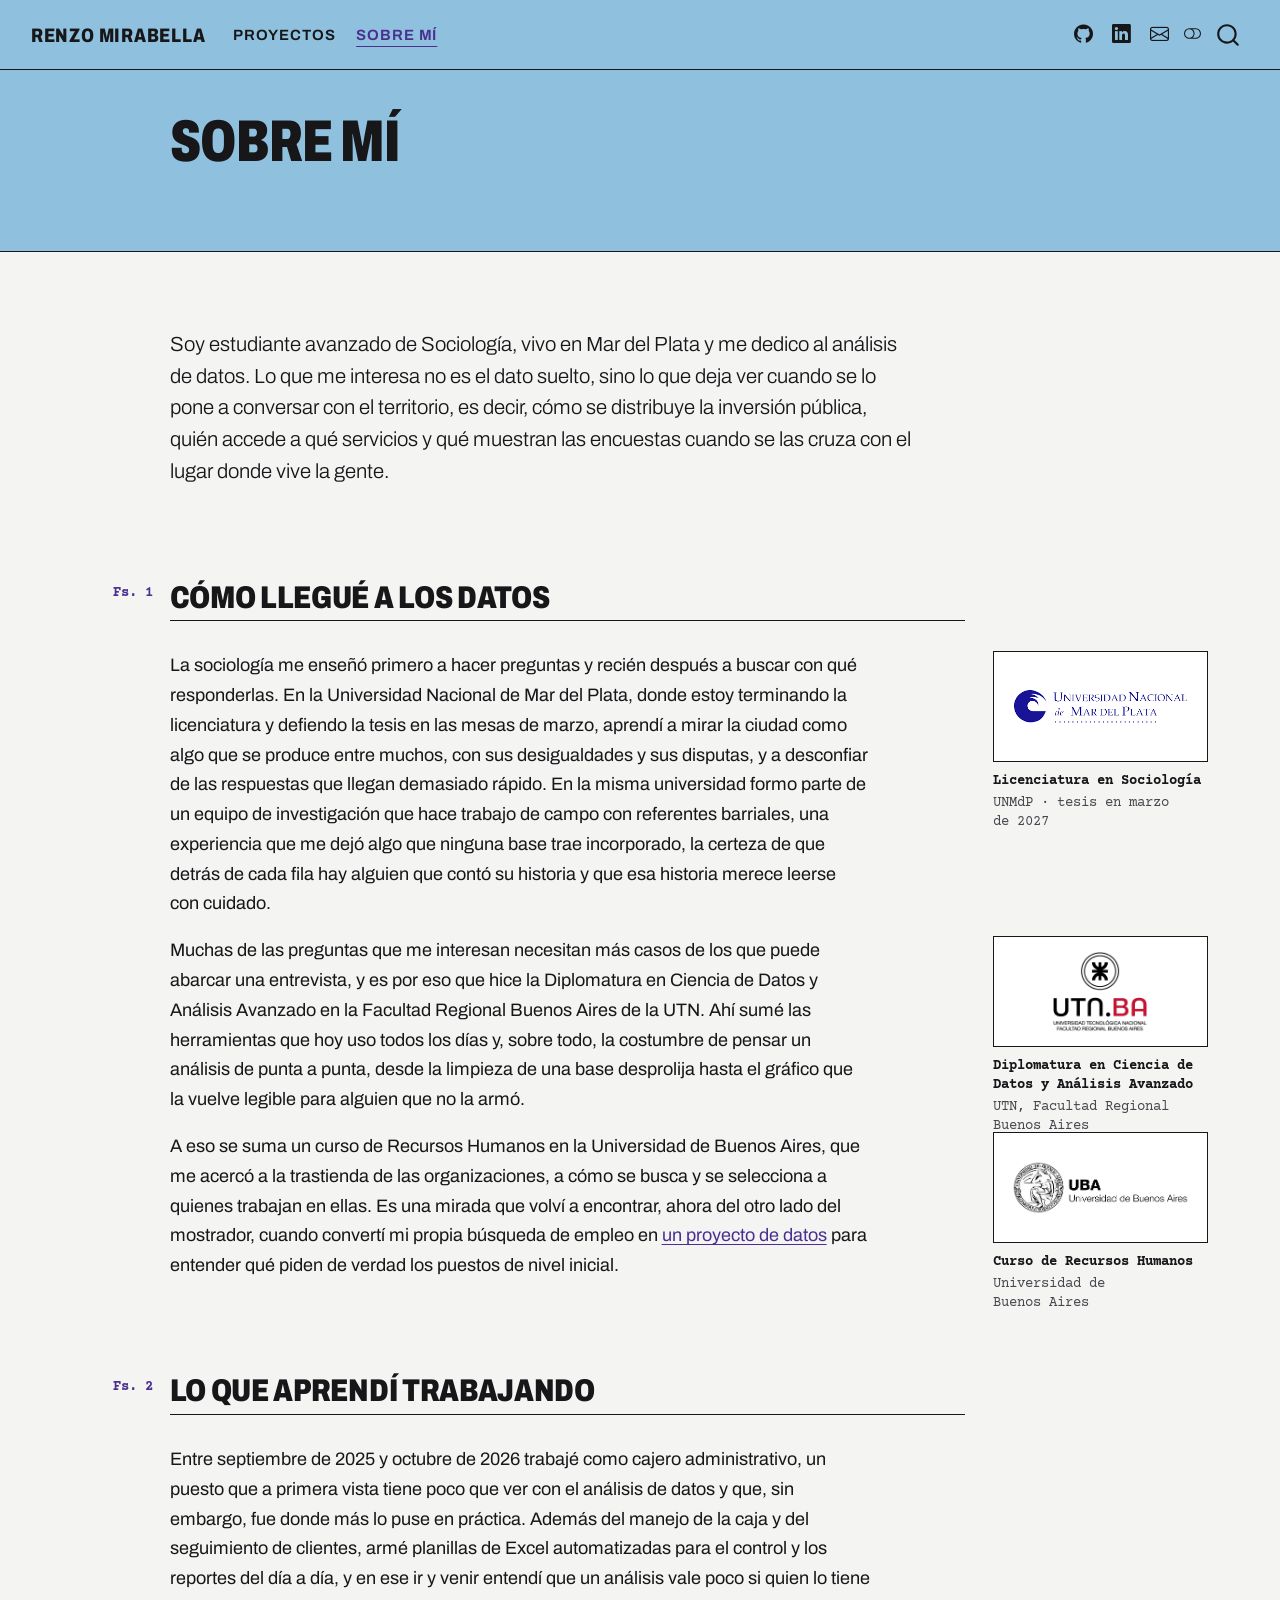
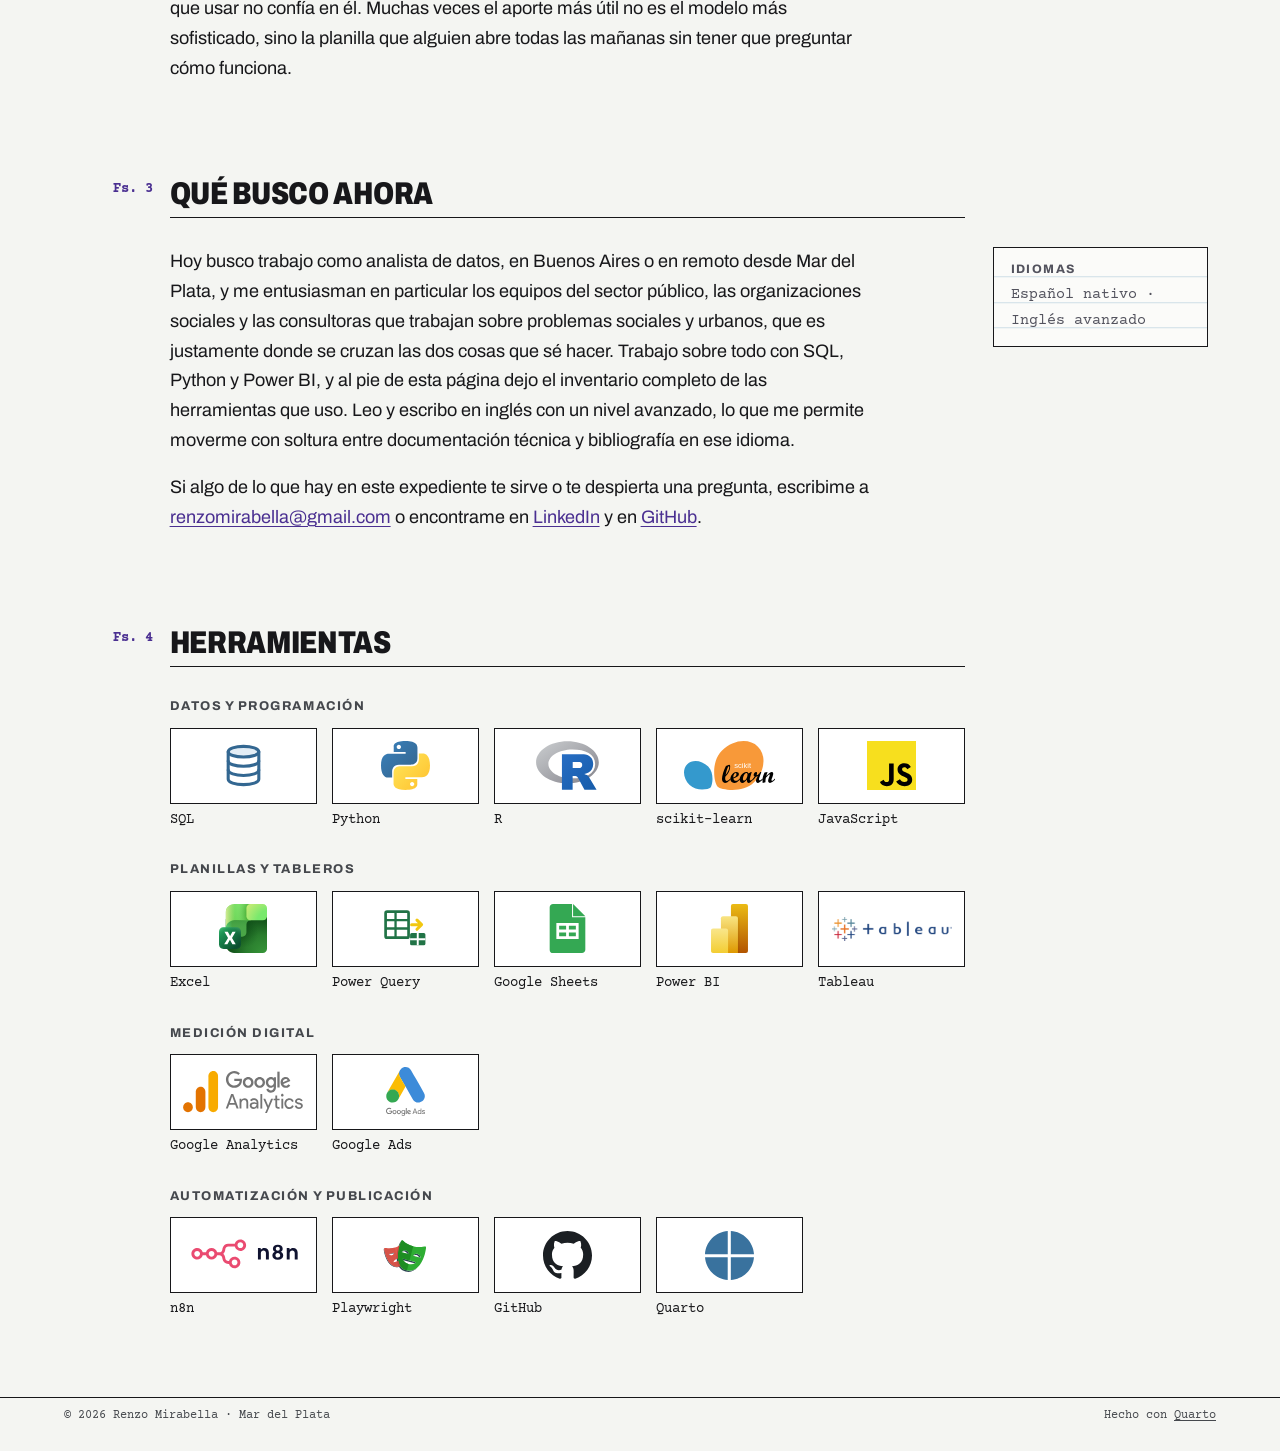
<file: sobre-mi.html>
<!DOCTYPE html>
<html xmlns="http://www.w3.org/1999/xhtml" lang="es" xml:lang="es"><head>

<meta charset="utf-8">
<meta name="generator" content="quarto-1.11.9">

<meta name="viewport" content="width=device-width, initial-scale=1.0, user-scalable=yes">


<title>Sobre mí – Renzo Mirabella</title>
<style>
/* Default styles provided by pandoc.
** See https://pandoc.org/MANUAL.html#variables-for-html for config info.
*/
span.smallcaps{font-variant: small-caps;}
div.columns{display: flex; gap: 1.5em;}
div.column{flex: auto;}
@media screen {
div.columns{gap: min(4vw, 1.5em);}
div.column{overflow-x: auto;}
}
div.hanging-indent{margin-left: 1.5em; text-indent: -1.5em;}
ul.task-list{list-style: none;}
ul.task-list li input[type="checkbox"] {
  width: 0.8em;
  margin: 0 0.8em 0.2em -1em; /* quarto-specific, see https://github.com/quarto-dev/quarto-cli/issues/4556 */ 
  vertical-align: middle;
}
</style>


<script src="site_libs/quarto-nav/quarto-nav.js"></script>
<script src="site_libs/quarto-nav/headroom.min.js"></script>
<script src="site_libs/clipboard/clipboard.min.js"></script>
<script src="site_libs/quarto-search/autocomplete.umd.js"></script>
<script src="site_libs/quarto-search/fuse.min.js"></script>
<script src="site_libs/quarto-search/quarto-search.js"></script>
<meta name="quarto:offset" content="./">
<script src="site_libs/quarto-html/quarto.js" type="module"></script>
<script src="site_libs/quarto-html/tabsets/tabsets.js" type="module"></script>
<script src="site_libs/quarto-html/scrollable-regions/scrollable-regions.js" type="module"></script>
<script src="site_libs/quarto-html/popper.min.js"></script>
<script src="site_libs/quarto-html/tippy.umd.min.js"></script>
<script src="site_libs/quarto-html/anchor.min.js"></script>
<link href="site_libs/quarto-html/tippy.css" rel="stylesheet">
<link href="site_libs/quarto-html/quarto-syntax-highlighting-2da0905f50004d1fc36047525c1a7764.css" rel="stylesheet" class="quarto-color-scheme" id="quarto-text-highlighting-styles">
<link href="site_libs/quarto-html/quarto-syntax-highlighting-dark-d430bdb7c9432eb28935265827f3cb17.css" rel="stylesheet" class="quarto-color-scheme quarto-color-alternate" id="quarto-text-highlighting-styles">
<link href="site_libs/quarto-html/quarto-syntax-highlighting-2da0905f50004d1fc36047525c1a7764.css" rel="stylesheet" class="quarto-color-scheme-extra" id="quarto-text-highlighting-styles">
<script src="site_libs/bootstrap/bootstrap.min.js"></script>
<link href="site_libs/bootstrap/bootstrap-icons.css" rel="stylesheet">
<link href="site_libs/bootstrap/bootstrap-1f6ff93042b495e3128a2f885dc4e814.min.css" rel="stylesheet" append-hash="true" class="quarto-color-scheme" id="quarto-bootstrap" data-mode="light">
<link href="site_libs/bootstrap/bootstrap-dark-b917a930c3eb8e69bdec6515517cbabc.min.css" rel="stylesheet" append-hash="true" class="quarto-color-scheme quarto-color-alternate" id="quarto-bootstrap" data-mode="dark">
<link href="site_libs/bootstrap/bootstrap-1f6ff93042b495e3128a2f885dc4e814.min.css" rel="stylesheet" append-hash="true" class="quarto-color-scheme-extra" id="quarto-bootstrap" data-mode="light">
<script id="quarto-search-options" type="application/json">{
  "location": "navbar",
  "copy-button": false,
  "collapse-after": 3,
  "panel-placement": "end",
  "type": "overlay",
  "limit": 50,
  "keyboard-shortcut": [
    "f",
    "/",
    "s"
  ],
  "show-item-context": false,
  "language": {
    "search-no-results-text": "No se han encontrado resultados",
    "search-matching-documents-text": "documentos encontrados",
    "search-copy-link-title": "Copiar el enlace en la búsqueda",
    "search-hide-matches-text": "Ocultar resultados adicionales",
    "search-more-match-text": "resultado adicional en este documento",
    "search-more-matches-text": "resultados adicionales en este documento",
    "search-clear-button-title": "Borrar",
    "search-text-placeholder": "",
    "search-detached-cancel-button-title": "Cancelar",
    "search-submit-button-title": "Enviar",
    "search-label": "Buscar"
  }
}</script>
<style>html{ scroll-behavior: smooth; }</style>


</head>

<body class="nav-fixed quarto-light"><a id="quarto-skip-link" class="visually-hidden-focusable" href="#quarto-document-content">Saltar al contenido principal</a><script id="quarto-html-before-body" type="application/javascript">
    const toggleBodyColorMode = (bsSheetEl) => {
      const mode = bsSheetEl.getAttribute("data-mode");
      const bodyEl = window.document.querySelector("body");
      if (mode === "dark") {
        bodyEl.classList.add("quarto-dark");
        bodyEl.classList.remove("quarto-light");
      } else {
        bodyEl.classList.add("quarto-light");
        bodyEl.classList.remove("quarto-dark");
      }
    }
    const toggleBodyColorPrimary = () => {
      const bsSheetEl = window.document.querySelector("link#quarto-bootstrap:not([rel=disabled-stylesheet])");
      if (bsSheetEl) {
        toggleBodyColorMode(bsSheetEl);
      }
    }
    const setColorSchemeToggle = (alternate) => {
      const toggles = window.document.querySelectorAll('.quarto-color-scheme-toggle');
      for (let i=0; i < toggles.length; i++) {
        const toggle = toggles[i];
        if (toggle) {
          toggle.setAttribute("aria-checked", alternate ? "true" : "false");
          if (alternate) {
            toggle.classList.add("alternate");
          } else {
            toggle.classList.remove("alternate");
          }
        }
      }
    };
    const toggleColorMode = (alternate) => {
      // Switch the stylesheets
      const primaryStylesheets = window.document.querySelectorAll('link.quarto-color-scheme:not(.quarto-color-alternate)');
      const alternateStylesheets = window.document.querySelectorAll('link.quarto-color-scheme.quarto-color-alternate');
      manageTransitions('#quarto-margin-sidebar .nav-link', false);
      if (alternate) {
        // note: dark is layered on light, we don't disable primary!
        enableStylesheet(alternateStylesheets);
        for (const sheetNode of alternateStylesheets) {
          if (sheetNode.id === "quarto-bootstrap") {
            toggleBodyColorMode(sheetNode);
          }
        }
      } else {
        disableStylesheet(alternateStylesheets);
        enableStylesheet(primaryStylesheets)
        toggleBodyColorPrimary();
      }
      manageTransitions('#quarto-margin-sidebar .nav-link', true);
      // Switch the toggles
      setColorSchemeToggle(alternate)
    }
    // Hack to workaround the fact that safari doesn't
    // properly recolor the scrollbar when toggling (#1455).
    // Not run on load: stylesheets are set before first paint there, and
    // scrolling would undo the scroll to a URL fragment (#14973).
    // The one pixel nudge keeps the reader where they were.
    const refreshSafariScrollbar = () => {
      if (navigator.userAgent.indexOf('Safari') > 0 && navigator.userAgent.indexOf('Chrome') == -1) {
        manageTransitions("body", false);
        const scrollY = window.scrollY;
        window.scrollTo(0, scrollY > 0 ? scrollY - 1 : 1);
        setTimeout(() => {
          window.scrollTo(0, scrollY);
          manageTransitions("body", true);
        }, 40);
      }
    }
    const disableStylesheet = (stylesheets) => {
      for (let i=0; i < stylesheets.length; i++) {
        const stylesheet = stylesheets[i];
        stylesheet.rel = 'disabled-stylesheet';
      }
    }
    const enableStylesheet = (stylesheets) => {
      for (let i=0; i < stylesheets.length; i++) {
        const stylesheet = stylesheets[i];
        if(stylesheet.rel !== 'stylesheet') { // for Chrome, which will still FOUC without this check
          stylesheet.rel = 'stylesheet';
        }
      }
    }
    const manageTransitions = (selector, allowTransitions) => {
      const els = window.document.querySelectorAll(selector);
      for (let i=0; i < els.length; i++) {
        const el = els[i];
        if (allowTransitions) {
          el.classList.remove('notransition');
        } else {
          el.classList.add('notransition');
        }
      }
    }
    const isFileUrl = () => {
      return window.location.protocol === 'file:';
    }
    const hasAlternateSentinel = () => {
      let styleSentinel = getColorSchemeSentinel();
      if (styleSentinel !== null) {
        return styleSentinel === "alternate";
      } else {
        return false;
      }
    }
    const setStyleSentinel = (alternate) => {
      const value = alternate ? "alternate" : "default";
      if (!isFileUrl()) {
        window.localStorage.setItem("quarto-color-scheme", value);
      } else {
        localAlternateSentinel = value;
      }
    }
    const getColorSchemeSentinel = () => {
      if (!isFileUrl()) {
        const storageValue = window.localStorage.getItem("quarto-color-scheme");
        return storageValue != null ? storageValue : localAlternateSentinel;
      } else {
        return localAlternateSentinel;
      }
    }
    const toggleGiscusIfUsed = (isAlternate, darkModeDefault) => {
      const baseTheme = document.querySelector('#giscus-base-theme')?.value ?? 'light';
      const alternateTheme = document.querySelector('#giscus-alt-theme')?.value ?? 'dark';
      let newTheme = '';
      if(authorPrefersDark) {
        newTheme = isAlternate ? baseTheme : alternateTheme;
      } else {
        newTheme = isAlternate ? alternateTheme : baseTheme;
      }
      const changeGiscusTheme = () => {
        // From: https://github.com/giscus/giscus/issues/336
        const sendMessage = (message) => {
          const iframe = document.querySelector('iframe.giscus-frame');
          if (!iframe) return;
          iframe.contentWindow.postMessage({ giscus: message }, 'https://giscus.app');
        }
        sendMessage({
          setConfig: {
            theme: newTheme
          }
        });
      }
      const isGiscussLoaded = window.document.querySelector('iframe.giscus-frame') !== null;
      if (isGiscussLoaded) {
        changeGiscusTheme();
      }
    };
    const authorPrefersDark = false;
    const queryPrefersDark = window.matchMedia('(prefers-color-scheme: dark)');
    const darkModeDefault = queryPrefersDark.matches;
      document.querySelector('link#quarto-text-highlighting-styles.quarto-color-scheme-extra').rel = 'disabled-stylesheet';
      document.querySelector('link#quarto-bootstrap.quarto-color-scheme-extra').rel = 'disabled-stylesheet';
    let localAlternateSentinel = darkModeDefault ? 'alternate' : 'default';
    // Dark / light mode switch
    window.quartoToggleColorScheme = () => {
      // Read the current dark / light value
      let toAlternate = !hasAlternateSentinel();
      toggleColorMode(toAlternate);
      refreshSafariScrollbar();
      setStyleSentinel(toAlternate);
      toggleGiscusIfUsed(toAlternate, darkModeDefault);
      window.dispatchEvent(new Event('resize'));
    };
    queryPrefersDark.addEventListener("change", e => {
      if(window.localStorage.getItem("quarto-color-scheme") !== null)
        return;
      const alternate = e.matches
      toggleColorMode(alternate);
      refreshSafariScrollbar();
      localAlternateSentinel = e.matches ? 'alternate' : 'default'; // this is used alongside local storage!
      toggleGiscusIfUsed(alternate, darkModeDefault);
    });
    // Switch to dark mode if need be
    if (hasAlternateSentinel()) {
      toggleColorMode(true);
    } else {
      toggleColorMode(false);
    }
  </script>

<div id="quarto-search-results"></div>
  <header id="quarto-header" class="headroom fixed-top quarto-banner">
    <nav class="navbar navbar-expand-lg " data-bs-theme="dark" aria-label="Sitio web">
      <div class="navbar-container container-fluid">
      <div class="navbar-brand-container mx-auto">
    <a class="navbar-brand" href="./index.html">
    <span class="navbar-title">Renzo Mirabella</span>
    </a>
  </div>
          <button class="navbar-toggler" type="button" data-bs-toggle="collapse" data-bs-target="#navbarCollapse" aria-controls="navbarCollapse" aria-expanded="false" aria-label="Navegación de palanca" onclick="if (window.quartoToggleHeadroom) { window.quartoToggleHeadroom(); }">
  <span class="navbar-toggler-icon"></span>
</button>
          <div class="collapse navbar-collapse" id="navbarCollapse">
            <ul class="navbar-nav navbar-nav-scroll me-auto">
  <li class="nav-item">
    <a class="nav-link" href="./proyectos.html"> 
<span class="menu-text">Proyectos</span></a>
  </li>  
  <li class="nav-item">
    <a class="nav-link active" href="./sobre-mi.html" aria-current="page"> 
<span class="menu-text">Sobre mí</span></a>
  </li>  
</ul>
            <ul class="navbar-nav navbar-nav-scroll ms-auto">
  <li class="nav-item compact">
    <a class="nav-link" href="https://github.com/RenzoMirabella"> <i class="bi bi-github" role="img" aria-label="GitHub">
</i> 
<span class="menu-text"></span></a>
  </li>  
  <li class="nav-item compact">
    <a class="nav-link" href="https://www.linkedin.com/in/renzomirabella/"> <i class="bi bi-linkedin" role="img" aria-label="LinkedIn">
</i> 
<span class="menu-text"></span></a>
  </li>  
  <li class="nav-item compact">
    <a class="nav-link" href="mailto:renzomirabella@gmail.com"> <i class="bi bi-envelope" role="img" aria-label="Email">
</i> 
<span class="menu-text"></span></a>
  </li>  
</ul>
          </div> <!-- /navcollapse -->
            <div class="quarto-navbar-tools">
  <button type="button" role="switch" aria-checked="false" class="quarto-color-scheme-toggle quarto-navigation-tool  px-1" onclick="window.quartoToggleColorScheme(); return false;" title="Alternar modo oscuro" aria-label="Alternar modo oscuro"><i class="bi"></i></button>
</div>
            <div id="quarto-search" class="" title="Buscar"></div>
      </div> <!-- /container-fluid -->
    </nav>
</header>
<!-- content -->
<header id="title-block-header" class="quarto-title-block caratula page-columns page-full">
  <div class="quarto-title-banner page-columns page-full">
    <div class="quarto-title column-body caratula-interior">
            <h1 class="title">Sobre mí</h1>
                </div>
  </div>
</header><div id="quarto-content" class="quarto-container page-columns page-rows-contents page-layout-article page-navbar">
<!-- sidebar -->
<!-- margin-sidebar -->
    <div id="quarto-margin-sidebar" class="sidebar margin-sidebar zindex-bottom">
    </div>
<!-- main -->
<main class="content quarto-banner-title-block page-columns page-full" id="quarto-document-content" tabindex="-1">






<div class="lead">
<p>Soy estudiante avanzado de Sociología, vivo en Mar del Plata y me dedico al análisis de datos. Lo que me interesa no es el dato suelto, sino lo que deja ver cuando se lo pone a conversar con el territorio, es decir, cómo se distribuye la inversión pública, quién accede a qué servicios y qué muestran las encuestas cuando se las cruza con el lugar donde vive la gente.</p>
</div>
<section id="cómo-llegué-a-los-datos" class="level2 page-columns page-full">
<h2 class="anchored" data-anchor-id="cómo-llegué-a-los-datos">Cómo llegué a los datos</h2>
<p>La sociología me enseñó primero a hacer preguntas y recién después a buscar con qué responderlas. En la Universidad Nacional de Mar del Plata, donde estoy terminando la licenciatura y defiendo la tesis en las mesas de marzo, aprendí a mirar la ciudad como algo que se produce entre muchos, con sus desigualdades y sus disputas, y a desconfiar de las respuestas que llegan demasiado rápido. En la misma universidad formo parte de un equipo de investigación que hace trabajo de campo con referentes barriales, una experiencia que me dejó algo que ninguna base trae incorporado, la certeza de que detrás de cada fila hay alguien que contó su historia y que esa historia merece leerse con cuidado.</p>

<div class="no-row-height column-margin column-container"><div class="membrete">
<img src="img/unmdp.png" alt="Universidad Nacional de Mar del Plata" width="353" height="77">
<p class="membrete-pie">
<span>Licenciatura en Sociología</span>UNMdP · tesis en marzo de 2027
</p>
</div></div><p>Muchas de las preguntas que me interesan necesitan más casos de los que puede abarcar una entrevista, y es por eso que hice la Diplomatura en Ciencia de Datos y Análisis Avanzado en la Facultad Regional Buenos Aires de la UTN. Ahí sumé las herramientas que hoy uso todos los días y, sobre todo, la costumbre de pensar un análisis de punta a punta, desde la limpieza de una base desprolija hasta el gráfico que la vuelve legible para alguien que no la armó.</p>

<div class="no-row-height column-margin column-container"><div class="membrete">
<img src="img/utn-ba.png" alt="Universidad Tecnológica Nacional, Facultad Regional Buenos Aires" width="412" height="352">
<p class="membrete-pie">
<span>Diplomatura en Ciencia de Datos y Análisis Avanzado</span>UTN, Facultad Regional Buenos Aires
</p>
</div></div><p>A eso se suma un curso de Recursos Humanos en la Universidad de Buenos Aires, que me acercó a la trastienda de las organizaciones, a cómo se busca y se selecciona a quienes trabajan en ellas. Es una mirada que volví a encontrar, ahora del otro lado del mostrador, cuando convertí mi propia búsqueda de empleo en <a href="./proyectos/busqueda-laboral/index.html">un proyecto de datos</a> para entender qué piden de verdad los puestos de nivel inicial.</p>

<div class="no-row-height column-margin column-container"><div class="membrete">
<img src="img/uba.png" alt="Universidad de Buenos Aires" width="391" height="121">
<p class="membrete-pie">
<span>Curso de Recursos Humanos</span>Universidad de Buenos Aires
</p>
</div></div></section>
<section id="lo-que-aprendí-trabajando" class="level2">
<h2 class="anchored" data-anchor-id="lo-que-aprendí-trabajando">Lo que aprendí trabajando</h2>
<p>Entre septiembre de 2025 y octubre de 2026 trabajé como cajero administrativo, un puesto que a primera vista tiene poco que ver con el análisis de datos y que, sin embargo, fue donde más lo puse en práctica. Además del manejo de la caja y del seguimiento de clientes, armé planillas de Excel automatizadas para el control y los reportes del día a día, y en ese ir y venir entendí que un análisis vale poco si quien lo tiene que usar no confía en él. Muchas veces el aporte más útil no es el modelo más sofisticado, sino la planilla que alguien abre todas las mañanas sin tener que preguntar cómo funciona.</p>
</section>
<section id="qué-busco-ahora" class="level2 page-columns page-full">
<h2 class="anchored" data-anchor-id="qué-busco-ahora">Qué busco ahora</h2>
<p>Hoy busco trabajo como analista de datos, en Buenos Aires o en remoto desde Mar del Plata, y me entusiasman en particular los equipos del sector público, las organizaciones sociales y las consultoras que trabajan sobre problemas sociales y urbanos, que es justamente donde se cruzan las dos cosas que sé hacer. Trabajo sobre todo con SQL, Python y Power BI, y al pie de esta página dejo el inventario completo de las herramientas que uso. Leo y escribo en inglés con un nivel avanzado, lo que me permite moverme con soltura entre documentación técnica y bibliografía en ese idioma.</p>

<div class="no-row-height column-margin column-container"><div class="">
<div class="ficha ficha-margen">
<div>
<strong>Idiomas</strong>Español nativo · Inglés avanzado
</div>
</div>
</div></div><p>Si algo de lo que hay en este expediente te sirve o te despierta una pregunta, escribime a <a href="mailto:renzomirabella@gmail.com">renzomirabella@gmail.com</a> o encontrame en <a href="https://www.linkedin.com/in/renzomirabella/">LinkedIn</a> y en <a href="https://github.com/RenzoMirabella">GitHub</a>.</p>
</section>
<section id="herramientas" class="level2">
<h2 class="anchored" data-anchor-id="herramientas">Herramientas</h2>
<!-- Inventario: cada rubro es una fila de tarjetas. Para sumar una herramienta,
     poné el logo en img/herramientas/ y copiá un <li>. SQL y Power Query usan
     íconos genéricos dibujados a mano (no tienen logo de uso libre). -->
<div class="inventario">
  <div class="inventario-rubro">
    <p class="inventario-titulo">Datos y programación</p>
    <ul>
      <li><img src="img/herramientas/sql.svg" alt="" loading="lazy"><span>SQL</span></li>
      <li><img src="img/herramientas/python.svg" alt="" loading="lazy"><span>Python</span></li>
      <li><img src="img/herramientas/r.svg" alt="" loading="lazy"><span>R</span></li>
      <li><img src="img/herramientas/scikit-learn.svg" alt="" loading="lazy"><span>scikit-learn</span></li>
      <li><img src="img/herramientas/javascript.svg" alt="" loading="lazy"><span>JavaScript</span></li>
    </ul>
  </div>
  <div class="inventario-rubro">
    <p class="inventario-titulo">Planillas y tableros</p>
    <ul>
      <li><img src="img/herramientas/excel.svg" alt="" loading="lazy"><span>Excel</span></li>
      <li><img src="img/herramientas/power-query.svg" alt="" loading="lazy"><span>Power Query</span></li>
      <li><img src="img/herramientas/google-sheets.svg" alt="" loading="lazy"><span>Google Sheets</span></li>
      <li><img src="img/herramientas/power-bi.svg" alt="" loading="lazy"><span>Power BI</span></li>
      <li><img src="img/herramientas/tableau.png" alt="" loading="lazy"><span>Tableau</span></li>
    </ul>
  </div>
  <div class="inventario-rubro">
    <p class="inventario-titulo">Medición digital</p>
    <ul>
      <li><img src="img/herramientas/google-analytics.svg" alt="" loading="lazy"><span>Google Analytics</span></li>
      <li><img src="img/herramientas/google-ads.svg" alt="" loading="lazy"><span>Google Ads</span></li>
    </ul>
  </div>
  <div class="inventario-rubro">
    <p class="inventario-titulo">Automatización y publicación</p>
    <ul>
      <li><img src="img/herramientas/n8n.svg" alt="" loading="lazy"><span>n8n</span></li>
      <li><img src="img/herramientas/playwright.svg" alt="" loading="lazy"><span>Playwright</span></li>
      <li><img src="img/herramientas/github.svg" alt="" loading="lazy"><span>GitHub</span></li>
      <li><img src="img/herramientas/quarto.svg" alt="" loading="lazy"><span>Quarto</span></li>
    </ul>
  </div>
</div>
<!-- Si querés sumar un CV descargable, poné el PDF en la carpeta del sitio
     (por ejemplo cv.pdf) y agregá esta línea:
[Descargar CV (PDF)](cv.pdf){.btn .btn-primary}
-->


</section>

</main> <!-- /main -->
<script id="quarto-html-after-body" type="application/javascript">
  window.document.addEventListener("DOMContentLoaded", function (event) {
    // Ensure there is a toggle, if there isn't float one in the top right
    if (window.document.querySelector('.quarto-color-scheme-toggle') === null) {
      const toggle = window.document.createElement('button');
      toggle.type = "button";
      toggle.setAttribute("role", "switch");
      toggle.setAttribute("aria-checked", "false");
      toggle.classList.add('top-right');
      toggle.classList.add('quarto-color-scheme-toggle');
      toggle.setAttribute("aria-label", "Alternar modo oscuro");
      toggle.onclick = function() { try { window.quartoToggleColorScheme(); } catch {} return false; };
      const i = window.document.createElement("i");
      i.classList.add('bi');
      toggle.appendChild(i);
      // Put the toggle in a landmark of its own, so that landmark navigation
      // can reach it.
      //
      // The container is always a fresh direct child of body, and the toggle is
      // never moved into page furniture that the theme or the author controls.
      // The toggle is positioned against the page, so any ancestor that
      // establishes a containing block captures it: a positioned element or a
      // grid for position: absolute, and transform, filter, will-change or
      // contain for position: fixed. A direct child of body has none of these
      // to inherit, and the shift when one appears is silent and visual.
      //
      // ARIA says a document should have at most one banner, and axe reports a
      // duplicate whether or not the banners carry distinct labels. So use a
      // header when the page has no banner yet, and a named region otherwise.
      //
      // A header is a banner wherever it sits, unless it is inside sectioning
      // content, so this cannot just look at the children of body: a custom
      // page layout wraps the title block header in a plain div. An explicit
      // role="banner" always counts.
      const sectioning = 'article, aside, main, nav, section, [role="article"], [role="complementary"], [role="main"], [role="navigation"], [role="region"]';
      const hasBanner = Array.from(
        window.document.querySelectorAll('header:not([role]), [role="banner"]')
      ).some(function(el) {
        return el.hasAttribute("role") || el.closest(sectioning) === null;
      });
      const container = window.document.createElement(hasBanner ? "div" : "header");
      if (hasBanner) {
        container.setAttribute("role", "region");
        container.setAttribute("aria-label", "Alternar modo oscuro");
      }
      container.classList.add('quarto-color-scheme-toggle-container');
      container.appendChild(toggle);
      window.document.body.appendChild(container);
    }
    setColorSchemeToggle(hasAlternateSentinel())
    const icon = "";
    const anchorJS = new window.AnchorJS();
    anchorJS.options = {
      placement: 'right',
      icon: icon
    };
    anchorJS.add('.anchored');
    const isCodeAnnotation = (el) => {
      for (const clz of el.classList) {
        if (clz.startsWith('code-annotation-')) {                     
          return true;
        }
      }
      return false;
    }
    const onCopySuccess = function(e) {
      // button target
      const button = e.trigger;
      // don't keep focus
      button.blur();
      // flash "checked"
      button.classList.add('code-copy-button-checked');
      var currentTitle = button.getAttribute("title");
      button.setAttribute("title", "Copiado");
      let tooltip;
      if (window.bootstrap) {
        button.setAttribute("data-bs-toggle", "tooltip");
        button.setAttribute("data-bs-placement", "left");
        button.setAttribute("data-bs-title", "Copiado");
        tooltip = new bootstrap.Tooltip(button, 
          { trigger: "manual", 
            customClass: "code-copy-button-tooltip",
            offset: [0, -8]});
        tooltip.show();    
      }
      setTimeout(function() {
        if (tooltip) {
          tooltip.hide();
          button.removeAttribute("data-bs-title");
          button.removeAttribute("data-bs-toggle");
          button.removeAttribute("data-bs-placement");
        }
        button.setAttribute("title", currentTitle);
        button.classList.remove('code-copy-button-checked');
      }, 1000);
      // clear code selection
      e.clearSelection();
    }
    const getTextToCopy = function(trigger) {
      const outerScaffold = trigger.parentElement.cloneNode(true);
      const codeEl = outerScaffold.querySelector('code');
      for (const childEl of codeEl.children) {
        if (isCodeAnnotation(childEl)) {
          childEl.remove();
        }
      }
      return codeEl.innerText;
    }
    const clipboard = new window.ClipboardJS('.code-copy-button:not([data-in-quarto-modal])', {
      text: getTextToCopy
    });
    clipboard.on('success', onCopySuccess);
    if (window.document.getElementById('quarto-embedded-source-code-modal')) {
      const clipboardModal = new window.ClipboardJS('.code-copy-button[data-in-quarto-modal]', {
        text: getTextToCopy,
        container: window.document.getElementById('quarto-embedded-source-code-modal')
      });
      clipboardModal.on('success', onCopySuccess);
    }
      var localhostRegex = new RegExp(/^(?:http|https):\/\/localhost\:?[0-9]*\//);
      var mailtoRegex = new RegExp(/^mailto:/);
        var filterRegex = new RegExp("https:\/\/renzomirabella\.github\.io\/portfolio");
      const newWindowLabel = "(opens in a new tab)";
      const newWindowNoteId = "quarto-ext-newwindow-label";
      // Links reference one hidden label through aria-describedby, so the
      // announcement never changes their accessible name.
      var describeNewWindow = (link) => {
        if (!window.document.getElementById(newWindowNoteId)) {
          var newWindowNote = window.document.createElement("span");
          newWindowNote.id = newWindowNoteId;
          newWindowNote.hidden = true;
          newWindowNote.textContent = newWindowLabel;
          window.document.body.appendChild(newWindowNote);
        }
        var describedBy = (link.getAttribute("aria-describedby") || "").split(/\s+/).filter(Boolean);
        if (!describedBy.includes(newWindowNoteId)) {
          describedBy.push(newWindowNoteId);
          link.setAttribute("aria-describedby", describedBy.join(" "));
        }
      }
      var isInternal = (href) => {
          return filterRegex.test(href) || localhostRegex.test(href) || mailtoRegex.test(href);
      }
      // Inspect non-navigation links and adorn them if external
      window.quartoDecorateExternalLinks = function (root) {
     var links = (root || window.document).querySelectorAll('a[href]:not(.nav-link):not(.navbar-brand):not(.toc-action):not(.sidebar-link):not(.sidebar-item-toggle):not(.pagination-link):not(.no-external):not([aria-hidden]):not(.dropdown-item):not(.quarto-navigation-tool):not(.about-link)');
      for (var i=0; i<links.length; i++) {
        const link = links[i];
        if (!isInternal(link.href)) {
          // undo the damage that might have been done by quarto-nav.js in the case of
          // links that we want to consider external
          if (link.dataset.originalHref !== undefined) {
            link.href = link.dataset.originalHref;
          }
            // target, if specified
            link.setAttribute("target", "_blank");
            if (link.getAttribute("rel") === null) {
              link.setAttribute("rel", "noopener");
            }
            describeNewWindow(link);
          if (!link.classList.contains('no-external-icon')) {
          }
        }
      }
      };
      window.quartoDecorateExternalLinks(window.document);
    // Esc closes the popup (WCAG 1.4.13) and focus leaving both trigger and
    // popup closes it (WCAG 2.4.11); tippy handles neither for interactive popups.
    const hideOnEscAndFocusOut = {
      name: 'hideOnEscAndFocusOut',
      defaultValue: true,
      fn(instance) {
        const dismiss = () => {
          // A show scheduled by the trigger delay would otherwise reopen it
          instance.clearDelayTimeouts();
          instance.hide();
        };
        const onKeyDown = (event) => {
          if (event.key !== 'Escape') {
            return;
          }
          // Keep Esc from also reaching page handlers (e.g. reveal.js overview),
          // except an open reveal.js slide menu, which Esc should close too.
          // The menu handles keys only when its keyboard option is on.
          const menuHandlesEsc = window.Reveal?.getPlugin?.('menu')?.isOpen() &&
            window.Reveal.getConfig().menu?.keyboard !== false;
          if (!menuHandlesEsc) {
            event.stopPropagation();
          }
          if (instance.popper.contains(window.document.activeElement)) {
            // Disabled while refocusing so the focus trigger does not reopen it
            instance.disable();
            instance.reference.focus();
            instance.enable();
          }
          dismiss();
        };
        const onFocusOut = (event) => {
          const target = event.relatedTarget;
          if (target && !instance.reference.contains(target) &&
              !instance.popper.contains(target)) {
            dismiss();
          }
        };
        // On the trigger too: a click trigger (code-annotations: select) has no
        // blur handling. Attached for the instance's lifetime so leaving the
        // trigger also cancels a show still pending on the trigger delay.
        instance.reference.addEventListener('focusout', onFocusOut);
        return {
          onShow() {
            window.document.addEventListener('keydown', onKeyDown, true);
            instance.popper.addEventListener('focusout', onFocusOut);
          },
          onHide() {
            window.document.removeEventListener('keydown', onKeyDown, true);
            instance.popper.removeEventListener('focusout', onFocusOut);
          },
          onDestroy() {
            instance.reference.removeEventListener('focusout', onFocusOut);
          },
        };
      },
    };
    function tippyHover(el, contentFn, onTriggerFn, onUntriggerFn) {
      const config = {
        allowHTML: true,
        maxWidth: 500,
        delay: 100,
        arrow: false,
        appendTo: function(el) {
            return el.parentElement;
        },
        interactive: true,
        interactiveBorder: 10,
        theme: 'quarto',
        placement: 'bottom-start',
        plugins: [hideOnEscAndFocusOut],
      };
      if (contentFn) {
        config.content = contentFn;
      }
      if (onTriggerFn) {
        config.onTrigger = onTriggerFn;
      }
      if (onUntriggerFn) {
        config.onUntrigger = onUntriggerFn;
      }
      window.tippy(el, config); 
    }
    const noterefs = window.document.querySelectorAll('a[role="doc-noteref"]');
    for (var i=0; i<noterefs.length; i++) {
      const ref = noterefs[i];
      tippyHover(ref, function() {
        // use id or data attribute instead here
        let href = ref.getAttribute('data-footnote-href') || ref.getAttribute('href');
        try { href = new URL(href).hash; } catch {}
        const id = href.replace(/^#\/?/, "");
        const note = window.document.getElementById(id);
        if (note) {
          return note.innerHTML;
        } else {
          return "";
        }
      });
    }
    const xrefs = window.document.querySelectorAll('a.quarto-xref');
    const processXRef = (id, note) => {
      // Strip column container classes
      const stripColumnClz = (el) => {
        el.classList.remove("page-full", "page-columns");
        if (el.children) {
          for (const child of el.children) {
            stripColumnClz(child);
          }
        }
      }
      stripColumnClz(note)
      if (id === null || id.startsWith('sec-')) {
        // Special case sections, only their first couple elements
        const container = document.createElement("div");
        if (note.children && note.children.length > 2) {
          container.appendChild(note.children[0].cloneNode(true));
          for (let i = 1; i < note.children.length; i++) {
            const child = note.children[i];
            if (child.tagName === "P" && child.innerText === "") {
              continue;
            } else {
              container.appendChild(child.cloneNode(true));
              break;
            }
          }
          if (window.Quarto?.typesetMath) {
            window.Quarto.typesetMath(container);
          }
          return container.innerHTML
        } else {
          if (window.Quarto?.typesetMath) {
            window.Quarto.typesetMath(note);
          }
          return note.innerHTML;
        }
      } else {
        // Remove any anchor links if they are present
        const anchorLink = note.querySelector('a.anchorjs-link');
        if (anchorLink) {
          anchorLink.remove();
        }
        if (window.Quarto?.typesetMath) {
          window.Quarto.typesetMath(note);
        }
        if (note.classList.contains("callout")) {
          return note.outerHTML;
        } else {
          return note.innerHTML;
        }
      }
    }
    for (var i=0; i<xrefs.length; i++) {
      const xref = xrefs[i];
      tippyHover(xref, undefined, function(instance) {
        instance.disable();
        let url = xref.getAttribute('href');
        let hash = undefined; 
        if (url.startsWith('#')) {
          hash = url;
        } else {
          try { hash = new URL(url).hash; } catch {}
        }
        if (hash) {
          const id = hash.replace(/^#\/?/, "");
          const note = window.document.getElementById(id);
          if (note !== null) {
            try {
              const html = processXRef(id, note.cloneNode(true));
              instance.setContent(html);
            } finally {
              instance.enable();
              instance.show();
            }
          } else {
            // See if we can fetch this
            fetch(url.split('#')[0])
            .then(res => res.text())
            .then(html => {
              const parser = new DOMParser();
              const htmlDoc = parser.parseFromString(html, "text/html");
              const note = htmlDoc.getElementById(id);
              if (note !== null) {
                const html = processXRef(id, note);
                instance.setContent(html);
              } 
            }).finally(() => {
              instance.enable();
              instance.show();
            });
          }
        } else {
          // See if we can fetch a full url (with no hash to target)
          // This is a special case and we should probably do some content thinning / targeting
          fetch(url)
          .then(res => res.text())
          .then(html => {
            const parser = new DOMParser();
            const htmlDoc = parser.parseFromString(html, "text/html");
            const note = htmlDoc.querySelector('main.content');
            if (note !== null) {
              // This should only happen for chapter cross references
              // (since there is no id in the URL)
              // remove the first header
              if (note.children.length > 0 && note.children[0].tagName === "HEADER") {
                note.children[0].remove();
              }
              const html = processXRef(null, note);
              instance.setContent(html);
            } 
          }).finally(() => {
            instance.enable();
            instance.show();
          });
        }
      }, function(instance) {
      });
    }
        let selectedAnnoteEl;
        const selectorForAnnotation = ( cell, annotation) => {
          let cellAttr = 'data-code-cell="' + cell + '"';
          let lineAttr = 'data-code-annotation="' +  annotation + '"';
          const selector = 'span[' + cellAttr + '][' + lineAttr + ']';
          return selector;
        }
        const selectCodeLines = (annoteEl) => {
          const doc = window.document;
          const targetCell = annoteEl.getAttribute("data-target-cell");
          const targetAnnotation = annoteEl.getAttribute("data-target-annotation");
          const annoteSpan = window.document.querySelector(selectorForAnnotation(targetCell, targetAnnotation));
          const lines = annoteSpan.getAttribute("data-code-lines").split(",");
          const lineIds = lines.map((line) => {
            return targetCell + "-" + line;
          })
          // Each band is positioned against its own containing block, which is
          // not the offsetParent of the lines, so place it from client rects.
          const placeBand = (band, firstEl, lastEl, codeBlock) => {
            const container = band.offsetParent;
            if (container === null) {
              return;
            }
            const containerRect = container.getBoundingClientRect();
            // Reveal.js scales slides with a transform, so convert client
            // pixels back to the CSS pixels of the container.
            const scale = containerRect.height / container.offsetHeight || 1;
            const firstRect = firstEl.getBoundingClientRect();
            const lastRect = lastEl.getBoundingClientRect();
            const top = (firstRect.top - containerRect.top) / scale - container.clientTop + container.scrollTop;
            const height = (lastRect.bottom - firstRect.top) / scale;
            band.style.top = top - 2 + "px";
            band.style.height = height + 4 + "px";
            if (codeBlock) {
              // Without the copy button wrapper, the containing block is wider
              // than the code block, so span the code block explicitly.
              const blockRect = codeBlock.getBoundingClientRect();
              band.style.left = (blockRect.left - containerRect.left) / scale - container.clientLeft + container.scrollLeft + "px";
              band.style.width = blockRect.width / scale + "px";
            }
          };
          if (lineIds.length > 0) {
            const el = window.document.getElementById(lineIds[0]);
            const lastEl = window.document.getElementById(lineIds[lineIds.length - 1]);
            const parent = el.parentElement.parentElement;
            // cook up a div (if necessary) and position it
            let div = window.document.getElementById("code-annotation-line-highlight");
            if (div === null) {
              div = window.document.createElement("div");
              div.setAttribute("id", "code-annotation-line-highlight");
              div.style.position = 'absolute';
              parent.appendChild(div);
            }
            placeBand(div, el, lastEl, parent.closest("div.sourceCode") || parent);
            let gutterDiv = window.document.getElementById("code-annotation-line-highlight-gutter");
            if (gutterDiv === null) {
              gutterDiv = window.document.createElement("div");
              gutterDiv.setAttribute("id", "code-annotation-line-highlight-gutter");
              gutterDiv.style.position = 'absolute';
              const codeCell = window.document.getElementById(targetCell);
              const gutter = codeCell.querySelector('.code-annotation-gutter');
              gutter.appendChild(gutterDiv);
            }
            placeBand(gutterDiv, el, lastEl);
            selectedAnnoteEl = annoteEl;
          }
        };
        const unselectCodeLines = () => {
          const elementsIds = ["code-annotation-line-highlight", "code-annotation-line-highlight-gutter"];
          elementsIds.forEach((elId) => {
            const div = window.document.getElementById(elId);
            if (div) {
              div.remove();
            }
          });
          selectedAnnoteEl = undefined;
        };
          // Handle positioning of the toggle
      window.addEventListener(
        "resize",
        throttle(() => {
          elRect = undefined;
          if (selectedAnnoteEl) {
            selectCodeLines(selectedAnnoteEl);
          }
        }, 10)
      );
      function throttle(fn, ms) {
      let throttle = false;
      let timer;
        return (...args) => {
          if(!throttle) { // first call gets through
              fn.apply(this, args);
              throttle = true;
          } else { // all the others get throttled
              if(timer) clearTimeout(timer); // cancel #2
              timer = setTimeout(() => {
                fn.apply(this, args);
                timer = throttle = false;
              }, ms);
          }
        };
      }
        // Attach click handler to the DT
        const annoteDls = window.document.querySelectorAll('dt[data-target-cell]');
        for (const annoteDlNode of annoteDls) {
          annoteDlNode.addEventListener('click', (event) => {
            const clickedEl = event.target;
            if (clickedEl !== selectedAnnoteEl) {
              unselectCodeLines();
              const activeEl = window.document.querySelector('dt[data-target-cell].code-annotation-active');
              if (activeEl) {
                activeEl.classList.remove('code-annotation-active');
              }
              selectCodeLines(clickedEl);
              clickedEl.classList.add('code-annotation-active');
            } else {
              // Unselect the line
              unselectCodeLines();
              clickedEl.classList.remove('code-annotation-active');
            }
          });
        }
    const findCites = (el) => {
      const parentEl = el.parentElement;
      if (parentEl) {
        const cites = parentEl.dataset.cites;
        if (cites) {
          return {
            el,
            cites: cites.split(' ')
          };
        } else {
          return findCites(el.parentElement)
        }
      } else {
        return undefined;
      }
    };
    var bibliorefs = window.document.querySelectorAll('a[role="doc-biblioref"]');
    for (var i=0; i<bibliorefs.length; i++) {
      const ref = bibliorefs[i];
      const citeInfo = findCites(ref);
      if (citeInfo) {
        tippyHover(citeInfo.el, function() {
          var popup = window.document.createElement('div');
          citeInfo.cites.forEach(function(cite) {
            var citeDiv = window.document.createElement('div');
            citeDiv.classList.add('hanging-indent');
            citeDiv.classList.add('csl-entry');
            var biblioDiv = window.document.getElementById('ref-' + cite);
            if (biblioDiv) {
              citeDiv.innerHTML = biblioDiv.innerHTML;
            }
            popup.appendChild(citeDiv);
          });
          return popup.innerHTML;
        });
      }
    }
  });
  </script>
  <script type="application/javascript">
  window.quartoScrollableRegionsLabels = {"code":"Código desplazable","output":"Salida desplazable"};
  </script>
</div> <!-- /content -->
<footer class="footer">
  <div class="nav-footer">
    <div class="nav-footer-left">
<p>© 2026 Renzo Mirabella · Mar del Plata</p>
</div>   
    <div class="nav-footer-center">
      &nbsp;
    </div>
    <div class="nav-footer-right">
<p>Hecho con <a href="https://quarto.org">Quarto</a></p>
</div>
  </div>
</footer>




<script src="site_libs/quarto-html/zenscroll-min.js"></script>
</body></html>
</file>
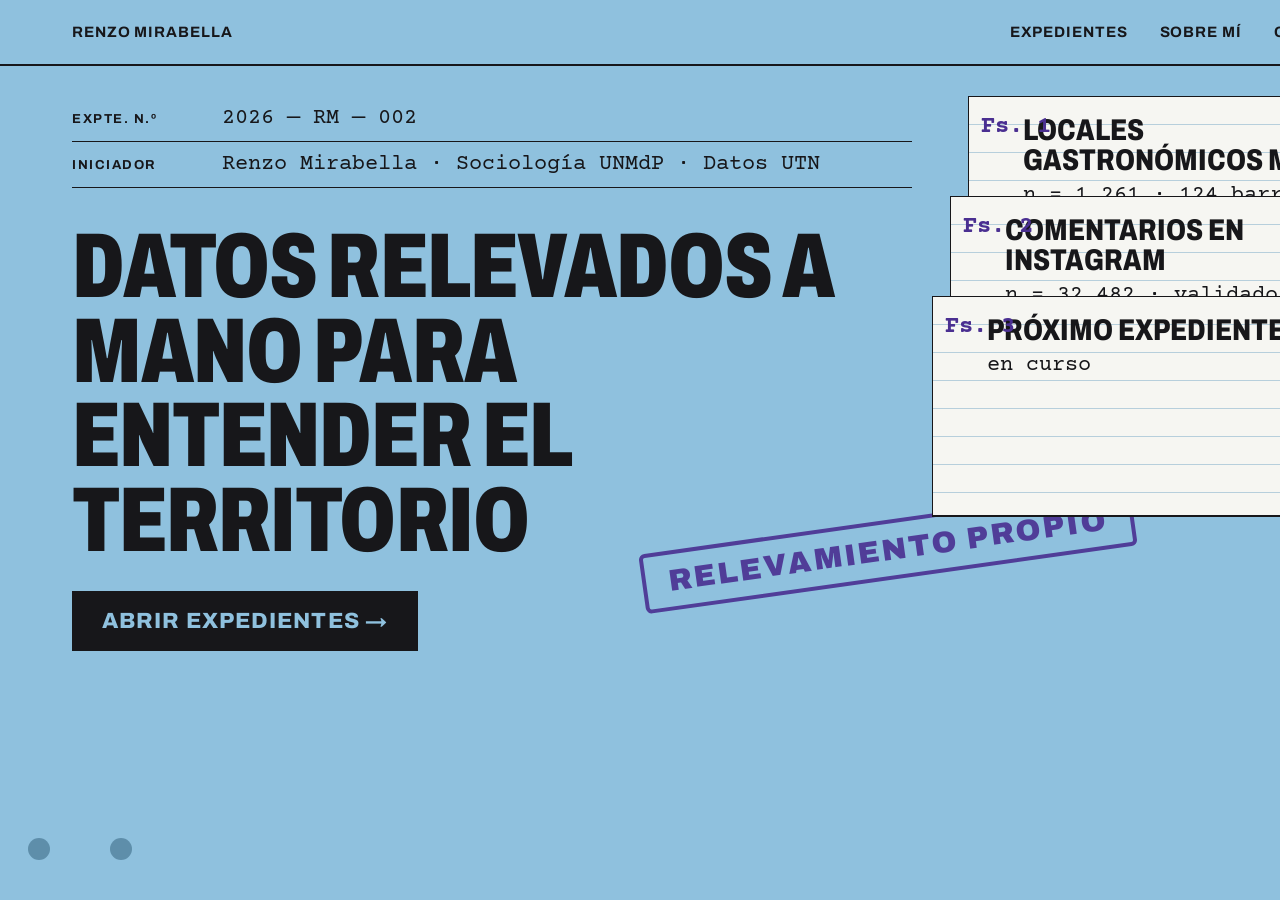
<file: .impeccable/decision/assigned.html>
<!doctype html>
<html lang="es"><head><meta charset="utf-8"><title>Expediente</title>
<link href="https://fonts.googleapis.com/css2?family=Archivo:wdth,wght@62..125,400..900&family=Courier+Prime:wght@400;700&display=swap" rel="stylesheet">
<style>
:root{--celeste:#8fc1de;--papel:#f6f6f2;--tinta:#17171a;--sello:#4a2f91;--pauta:28px}
*{box-sizing:border-box;margin:0}
body{width:1440px;height:900px;overflow:hidden;background:var(--celeste);font-family:Archivo,sans-serif;color:var(--tinta);position:relative}
nav{display:flex;justify-content:space-between;padding:24px 72px;font-weight:700;font-size:15px;letter-spacing:.06em;text-transform:uppercase;border-bottom:2px solid var(--tinta)}
nav a{margin-left:32px;color:var(--tinta);text-decoration:none}
.caratula{position:absolute;left:72px;top:96px;width:840px}
.fila{display:grid;grid-template-columns:150px 1fr;border-bottom:1.5px solid var(--tinta);padding:10px 0;align-items:baseline}
.fila b{font-size:13px;letter-spacing:.12em;text-transform:uppercase}
.fila span{font-family:"Courier Prime",monospace;font-size:22px}
.asunto{font-family:Archivo;font-stretch:72%;font-weight:850;font-size:92px;line-height:.92;letter-spacing:-.01em;margin:36px 0 28px;text-transform:uppercase}
.btn{display:inline-block;background:var(--tinta);color:var(--celeste);padding:18px 30px;font-weight:800;font-size:22px;letter-spacing:.05em;text-transform:uppercase}
.sello{position:absolute;left:640px;top:520px;transform:rotate(-8deg);border:4px solid var(--sello);color:var(--sello);padding:10px 22px;font-weight:900;font-size:30px;letter-spacing:.08em;text-transform:uppercase;border-radius:6px;opacity:.9}
.fojas{position:absolute;right:72px;top:96px;width:400px}
.foja{background:var(--papel);height:220px;margin-bottom:-120px;border:1.5px solid var(--tinta);position:relative;padding:18px 22px 0 54px;background-image:repeating-linear-gradient(var(--papel) 0 27px,#b7cfdc 27px 28px);box-shadow:0 1px 0 var(--tinta)}
.foja:nth-child(2){transform:translateX(-18px)}.foja:nth-child(3){transform:translateX(-36px)}
.foja .n{position:absolute;left:12px;top:16px;font-family:"Courier Prime";font-weight:700;font-size:24px;color:var(--sello)}
.foja h3{font-stretch:80%;font-weight:800;font-size:30px;line-height:1;text-transform:uppercase}
.foja p{font-family:"Courier Prime";font-size:22px;margin-top:8px}
.agujeros{position:absolute;left:28px;bottom:40px;display:flex;gap:60px}
.agujeros i{width:22px;height:22px;border-radius:50%;background:#5e8eaa;display:block}
</style></head><body>
<nav><span>Renzo Mirabella</span><span><a>Expedientes</a><a>Sobre mí</a><a>Contacto</a></span></nav>
<div class="caratula">
  <div class="fila"><b>Expte. N.º</b><span>2026 — RM — 002</span></div>
  <div class="fila"><b>Iniciador</b><span>Renzo Mirabella · Sociología UNMdP · Datos UTN</span></div>
  <div class="asunto">Datos relevados a mano para entender el territorio</div>
  <a class="btn">Abrir expedientes →</a>
</div>
<div class="sello">Relevamiento propio</div>
<div class="fojas">
  <div class="foja"><span class="n">Fs. 1</span><h3>Locales gastronómicos MdP</h3><p>n = 1.261 · 124 barrios</p></div>
  <div class="foja"><span class="n">Fs. 2</span><h3>Comentarios en Instagram</h3><p>n = 32.482 · validado a mano</p></div>
  <div class="foja"><span class="n">Fs. 3</span><h3>Próximo expediente</h3><p>en curso</p></div>
</div>
<div class="agujeros"><i></i><i></i></div>
</body></html>
</file>
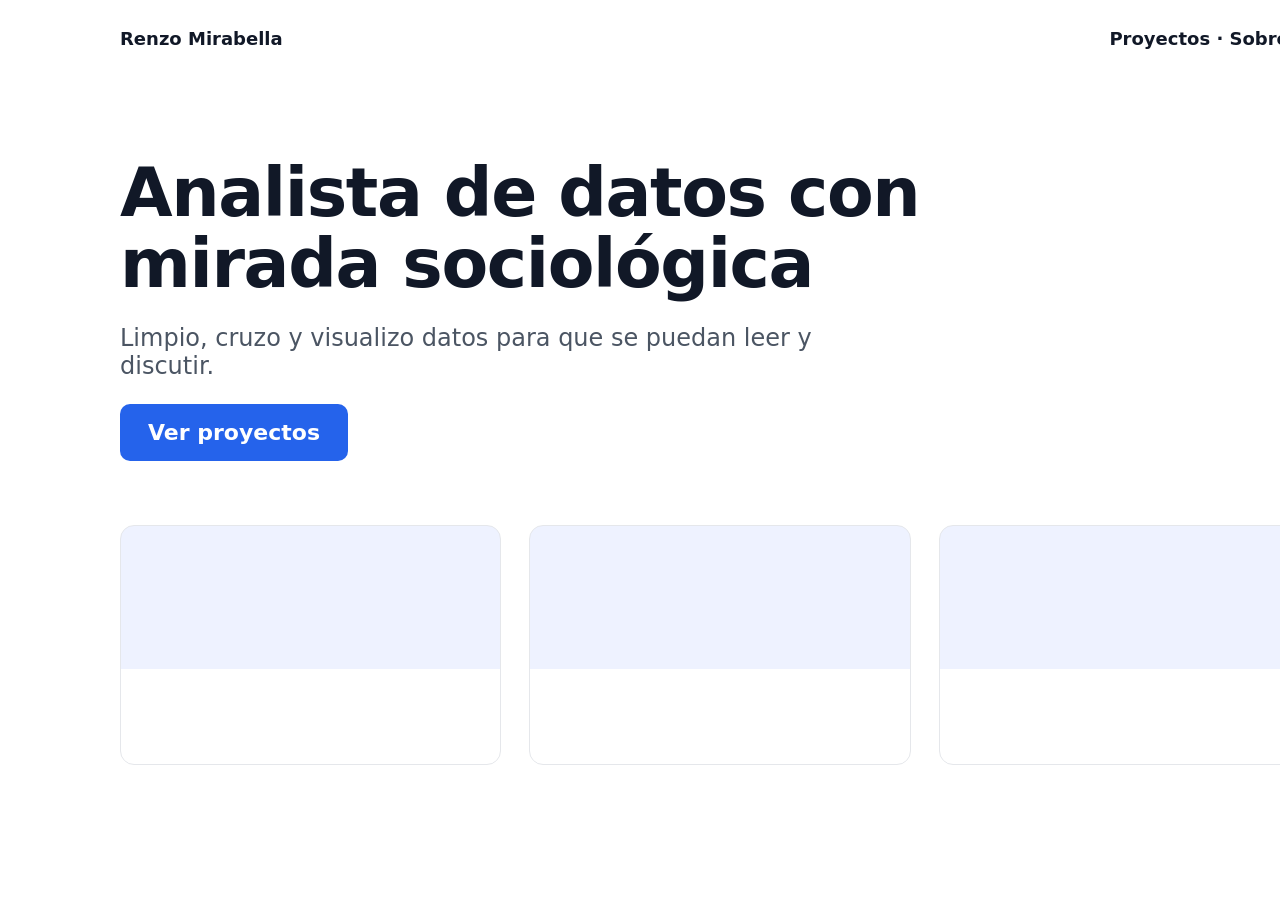
<file: .impeccable/decision/canon.html>
<!doctype html>
<html lang="es"><head><meta charset="utf-8"><title>Estándar</title>
<style>
*{box-sizing:border-box;margin:0}
body{width:1440px;height:900px;overflow:hidden;background:#fff;font-family:system-ui,sans-serif;color:#111827;padding:0 120px}
nav{display:flex;justify-content:space-between;padding:28px 0;font-weight:600;font-size:18px}
h1{font-size:68px;line-height:1.05;font-weight:750;max-width:860px;margin-top:80px;letter-spacing:-.02em}
p{font-size:24px;color:#4b5563;max-width:720px;margin:24px 0}
.btn{display:inline-block;background:#2563eb;color:#fff;padding:16px 28px;border-radius:10px;font-weight:600;font-size:22px}
.cards{display:grid;grid-template-columns:repeat(3,1fr);gap:28px;margin-top:64px}
.card{border:1px solid #e5e7eb;border-radius:14px;height:240px;background:linear-gradient(#eef2ff 0 60%,#fff 60%)}
</style></head><body>
<nav><span>Renzo Mirabella</span><span>Proyectos · Sobre mí</span></nav>
<h1>Analista de datos con mirada sociológica</h1>
<p>Limpio, cruzo y visualizo datos para que se puedan leer y discutir.</p>
<a class="btn">Ver proyectos</a>
<div class="cards"><div class="card"></div><div class="card"></div><div class="card"></div></div>
</body></html>
</file>
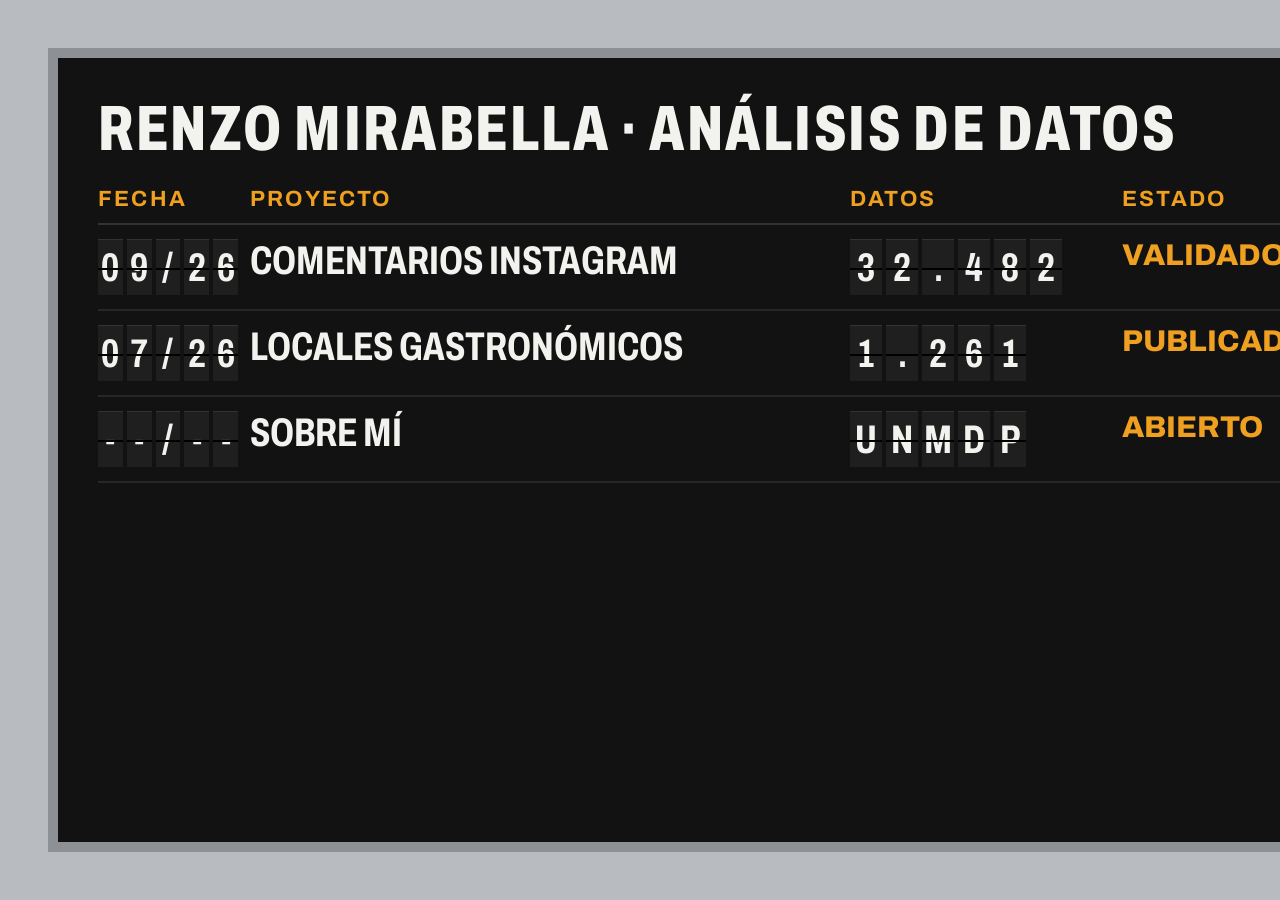
<file: .impeccable/decision/challenger-splitflap.html>
<!doctype html>
<html lang="es"><head><meta charset="utf-8"><title>Tablero</title>
<link href="https://fonts.googleapis.com/css2?family=Archivo:wdth,wght@62..125,400..900&display=swap" rel="stylesheet">
<style>
*{box-sizing:border-box;margin:0}
body{width:1440px;height:900px;overflow:hidden;background:#b8bcc0;font-family:Archivo,sans-serif;padding:48px}
.board{background:#121212;height:100%;padding:36px 40px;border:10px solid #8d9196}
h1{color:#f2f2ee;font-stretch:70%;font-weight:800;font-size:64px;text-transform:uppercase;letter-spacing:.04em;margin-bottom:24px}
.head,.row{display:grid;grid-template-columns:140px 1fr 260px 220px;gap:12px}
.head{color:#f0a020;font-weight:700;font-size:22px;text-transform:uppercase;letter-spacing:.1em;padding-bottom:12px;border-bottom:2px solid #333}
.row{padding:14px 0;border-bottom:2px solid #262626}
.cell{display:flex;gap:4px}
.cell i{font-style:normal;background:#1f1f1f;color:#f2f2ee;font-stretch:70%;font-weight:700;font-size:40px;width:32px;height:56px;display:flex;align-items:center;justify-content:center;border-top:1px solid #333;position:relative}
.cell i:after{content:"";position:absolute;left:0;right:0;top:50%;height:2px;background:#000}
.row .dest{color:#f2f2ee;font-stretch:72%;font-weight:700;font-size:40px;text-transform:uppercase}
.estado{color:#f0a020;font-weight:800;font-size:30px;text-transform:uppercase}
</style></head><body><div class="board">
<h1>Renzo Mirabella · Análisis de datos</h1>
<div class="head"><span>Fecha</span><span>Proyecto</span><span>Datos</span><span>Estado</span></div>
<div class="row"><div class="cell"><i>0</i><i>9</i><i>/</i><i>2</i><i>6</i></div><div class="dest">Comentarios Instagram</div><div class="cell"><i>3</i><i>2</i><i>.</i><i>4</i><i>8</i><i>2</i></div><div class="estado">Validado</div></div>
<div class="row"><div class="cell"><i>0</i><i>7</i><i>/</i><i>2</i><i>6</i></div><div class="dest">Locales gastronómicos</div><div class="cell"><i>1</i><i>.</i><i>2</i><i>6</i><i>1</i></div><div class="estado">Publicado</div></div>
<div class="row"><div class="cell"><i>-</i><i>-</i><i>/</i><i>-</i><i>-</i></div><div class="dest">Sobre mí</div><div class="cell"><i>U</i><i>N</i><i>M</i><i>D</i><i>P</i></div><div class="estado">Abierto</div></div>
</div></body></html>
</file>
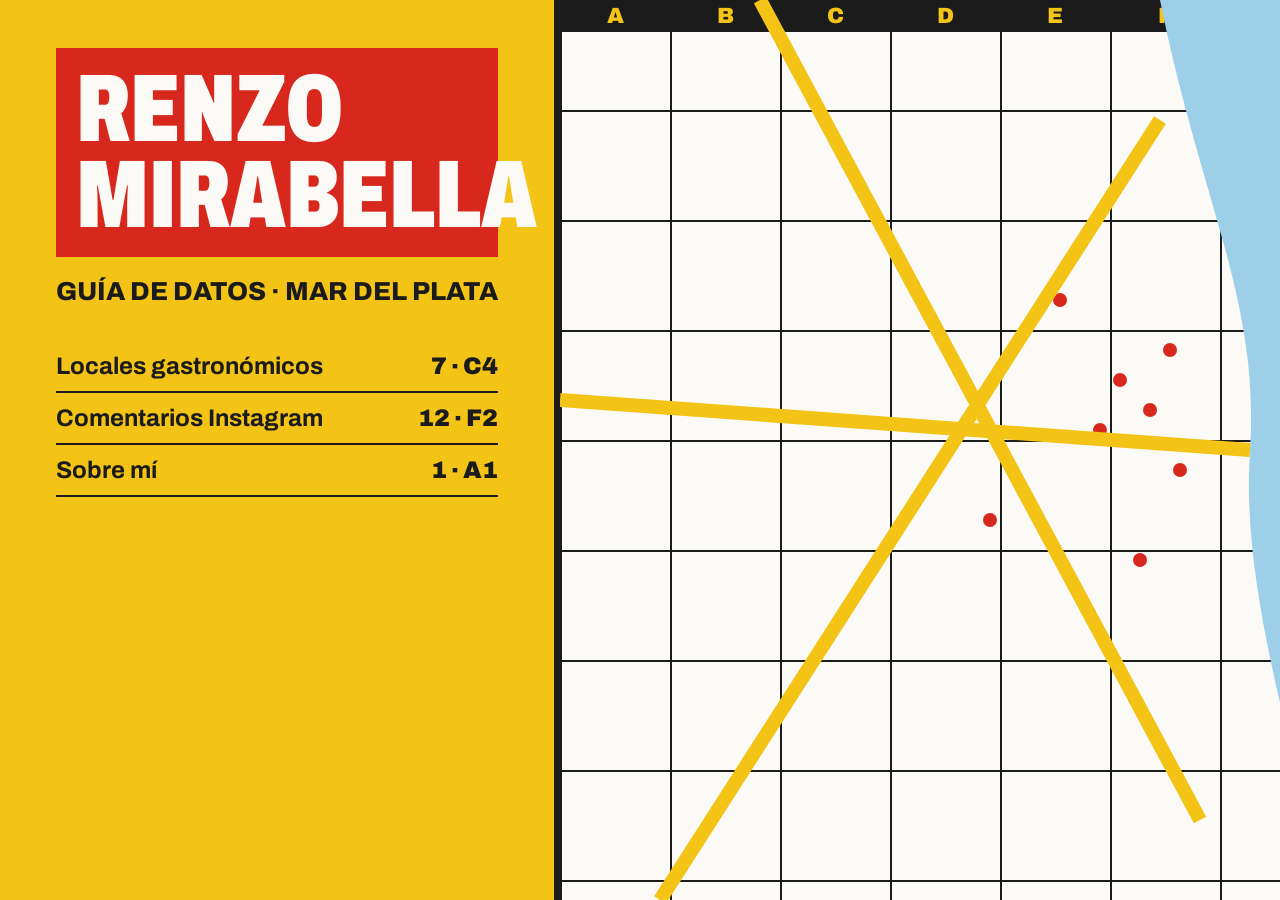
<file: .impeccable/decision/model-pick.html>
<!doctype html>
<html lang="es"><head><meta charset="utf-8"><title>Guía de calles</title>
<link href="https://fonts.googleapis.com/css2?family=Archivo:wdth,wght@62..125,400..900&display=swap" rel="stylesheet">
<style>
*{box-sizing:border-box;margin:0}
body{width:1440px;height:900px;overflow:hidden;background:#f3c316;font-family:Archivo,sans-serif;color:#1b1b1b;display:grid;grid-template-columns:560px 1fr}
.tapa{padding:48px 56px;border-right:6px solid #1b1b1b;display:flex;flex-direction:column}
.marca{background:#d8281e;color:#fbfaf6;font-weight:900;font-stretch:70%;font-size:96px;line-height:.9;padding:18px 20px;text-transform:uppercase}
.sub{font-weight:800;font-size:26px;margin:20px 0 36px;text-transform:uppercase}
.indice div{display:grid;grid-template-columns:1fr 90px;border-bottom:2px solid #1b1b1b;padding:12px 0;font-weight:700;font-size:24px}
.indice div span:last-child{font-weight:900;text-align:right}
.plano{position:relative;background:#fbfaf6;background-image:linear-gradient(#1b1b1b 1.5px,transparent 1.5px),linear-gradient(90deg,#1b1b1b 1.5px,transparent 1.5px);background-size:110px 110px}
.plano svg{position:absolute;inset:0}
.col{position:absolute;top:0;left:0;right:0;display:flex;background:#1b1b1b;color:#f3c316;font-weight:900;font-size:22px}
.col span{width:110px;text-align:center;padding:4px 0}
</style></head><body>
<div class="tapa">
  <div class="marca">Renzo<br>Mirabella</div>
  <div class="sub">Guía de datos · Mar del Plata</div>
  <div class="indice">
    <div><span>Locales gastronómicos</span><span>7 · C4</span></div>
    <div><span>Comentarios Instagram</span><span>12 · F2</span></div>
    <div><span>Sobre mí</span><span>1 · A1</span></div>
  </div>
</div>
<div class="plano">
  <div class="col"><span>A</span><span>B</span><span>C</span><span>D</span><span>E</span><span>F</span><span>G</span><span>H</span></div>
  <svg viewBox="0 0 880 900"><path d="M600 0 C640 200 700 300 690 450 C680 600 740 750 760 900 L880 900 L880 0Z" fill="#9dd0e8"/>
  <g fill="#d8281e"><circle cx="560" cy="380" r="7"/><circle cx="590" cy="410" r="7"/><circle cx="540" cy="430" r="7"/><circle cx="610" cy="350" r="7"/><circle cx="500" cy="300" r="7"/><circle cx="620" cy="470" r="7"/><circle cx="430" cy="520" r="7"/><circle cx="580" cy="560" r="7"/></g>
  <path d="M100 900 L600 120 M0 400 L690 450 M200 0 L640 820" stroke="#f3c316" stroke-width="14" fill="none"/></svg>
</div>
</body></html>
</file>
<file: site_libs/quarto-html/tippy.css>
.tippy-box[data-animation=fade][data-state=hidden]{opacity:0}[data-tippy-root]{max-width:calc(100vw - 10px)}.tippy-box{position:relative;background-color:#333;color:#fff;border-radius:4px;font-size:14px;line-height:1.4;white-space:normal;outline:0;transition-property:transform,visibility,opacity}.tippy-box[data-placement^=top]>.tippy-arrow{bottom:0}.tippy-box[data-placement^=top]>.tippy-arrow:before{bottom:-7px;left:0;border-width:8px 8px 0;border-top-color:initial;transform-origin:center top}.tippy-box[data-placement^=bottom]>.tippy-arrow{top:0}.tippy-box[data-placement^=bottom]>.tippy-arrow:before{top:-7px;left:0;border-width:0 8px 8px;border-bottom-color:initial;transform-origin:center bottom}.tippy-box[data-placement^=left]>.tippy-arrow{right:0}.tippy-box[data-placement^=left]>.tippy-arrow:before{border-width:8px 0 8px 8px;border-left-color:initial;right:-7px;transform-origin:center left}.tippy-box[data-placement^=right]>.tippy-arrow{left:0}.tippy-box[data-placement^=right]>.tippy-arrow:before{left:-7px;border-width:8px 8px 8px 0;border-right-color:initial;transform-origin:center right}.tippy-box[data-inertia][data-state=visible]{transition-timing-function:cubic-bezier(.54,1.5,.38,1.11)}.tippy-arrow{width:16px;height:16px;color:#333}.tippy-arrow:before{content:"";position:absolute;border-color:transparent;border-style:solid}.tippy-content{position:relative;padding:5px 9px;z-index:1}
</file>
<file: site_libs/quarto-html/quarto-syntax-highlighting-2da0905f50004d1fc36047525c1a7764.css>
/* quarto syntax highlight colors */
:root {
  --quarto-hl-ot-color: #003B4F;
  --quarto-hl-at-color: #657422;
  --quarto-hl-ss-color: #20794D;
  --quarto-hl-an-color: #5E5E5E;
  --quarto-hl-fu-color: #4758AB;
  --quarto-hl-st-color: #20794D;
  --quarto-hl-cf-color: #003B4F;
  --quarto-hl-op-color: #5E5E5E;
  --quarto-hl-er-color: #AD0000;
  --quarto-hl-bn-color: #AD0000;
  --quarto-hl-al-color: #AD0000;
  --quarto-hl-va-color: #111111;
  --quarto-hl-bu-color: inherit;
  --quarto-hl-ex-color: inherit;
  --quarto-hl-pp-color: #AD0000;
  --quarto-hl-in-color: #5E5E5E;
  --quarto-hl-vs-color: #20794D;
  --quarto-hl-wa-color: #5E5E5E;
  --quarto-hl-do-color: #5E5E5E;
  --quarto-hl-im-color: #00769E;
  --quarto-hl-ch-color: #20794D;
  --quarto-hl-dt-color: #AD0000;
  --quarto-hl-fl-color: #AD0000;
  --quarto-hl-co-color: #5E5E5E;
  --quarto-hl-cv-color: #5E5E5E;
  --quarto-hl-cn-color: #8f5902;
  --quarto-hl-sc-color: #5E5E5E;
  --quarto-hl-dv-color: #AD0000;
  --quarto-hl-kw-color: #003B4F;
}

/* other quarto variables */
:root {
  --quarto-font-monospace: "Courier Prime", "Courier New", monospace;
}

/* syntax highlight based on Pandoc's rules */
pre > code.sourceCode > span {
  color: #003B4F;
}

code.sourceCode > span {
  color: #003B4F;
}

div.sourceCode,
div.sourceCode pre.sourceCode {
  color: #003B4F;
}

/* Normal */
code span {
  color: #003B4F;
}

/* Alert */
code span.al {
  color: #AD0000;
  font-style: inherit;
}

/* Annotation */
code span.an {
  color: #5E5E5E;
  font-style: inherit;
}

/* Attribute */
code span.at {
  color: #657422;
  font-style: inherit;
}

/* BaseN */
code span.bn {
  color: #AD0000;
  font-style: inherit;
}

/* BuiltIn */
code span.bu {
  font-style: inherit;
}

/* ControlFlow */
code span.cf {
  color: #003B4F;
  font-weight: bold;
  font-style: inherit;
}

/* Char */
code span.ch {
  color: #20794D;
  font-style: inherit;
}

/* Constant */
code span.cn {
  color: #8f5902;
  font-style: inherit;
}

/* Comment */
code span.co {
  color: #5E5E5E;
  font-style: inherit;
}

/* CommentVar */
code span.cv {
  color: #5E5E5E;
  font-style: italic;
}

/* Documentation */
code span.do {
  color: #5E5E5E;
  font-style: italic;
}

/* DataType */
code span.dt {
  color: #AD0000;
  font-style: inherit;
}

/* DecVal */
code span.dv {
  color: #AD0000;
  font-style: inherit;
}

/* Error */
code span.er {
  color: #AD0000;
  font-style: inherit;
}

/* Extension */
code span.ex {
  font-style: inherit;
}

/* Float */
code span.fl {
  color: #AD0000;
  font-style: inherit;
}

/* Function */
code span.fu {
  color: #4758AB;
  font-style: inherit;
}

/* Import */
code span.im {
  color: #00769E;
  font-style: inherit;
}

/* Information */
code span.in {
  color: #5E5E5E;
  font-style: inherit;
}

/* Keyword */
code span.kw {
  color: #003B4F;
  font-weight: bold;
  font-style: inherit;
}

/* Operator */
code span.op {
  color: #5E5E5E;
  font-style: inherit;
}

/* Other */
code span.ot {
  color: #003B4F;
  font-style: inherit;
}

/* Preprocessor */
code span.pp {
  color: #AD0000;
  font-style: inherit;
}

/* SpecialChar */
code span.sc {
  color: #5E5E5E;
  font-style: inherit;
}

/* SpecialString */
code span.ss {
  color: #20794D;
  font-style: inherit;
}

/* String */
code span.st {
  color: #20794D;
  font-style: inherit;
}

/* Variable */
code span.va {
  color: #111111;
  font-style: inherit;
}

/* VerbatimString */
code span.vs {
  color: #20794D;
  font-style: inherit;
}

/* Warning */
code span.wa {
  color: #5E5E5E;
  font-style: italic;
}

.prevent-inlining {
  content: "</";
}

/*# sourceMappingURL=513b9d9d5497ce713919e59aca4240ed.css.map */
</file>
<file: site_libs/quarto-html/quarto-syntax-highlighting-dark-d430bdb7c9432eb28935265827f3cb17.css>
/* quarto syntax highlight colors */
:root {
  --quarto-hl-al-color: #f07178;
  --quarto-hl-an-color: #d4d0ab;
  --quarto-hl-at-color: #00e0e0;
  --quarto-hl-bn-color: #d4d0ab;
  --quarto-hl-bu-color: #abe338;
  --quarto-hl-ch-color: #abe338;
  --quarto-hl-co-color: #f8f8f2;
  --quarto-hl-cv-color: #ffd700;
  --quarto-hl-cn-color: #ffd700;
  --quarto-hl-cf-color: #ffa07a;
  --quarto-hl-dt-color: #ffa07a;
  --quarto-hl-dv-color: #d4d0ab;
  --quarto-hl-do-color: #f8f8f2;
  --quarto-hl-er-color: #f07178;
  --quarto-hl-ex-color: #00e0e0;
  --quarto-hl-fl-color: #d4d0ab;
  --quarto-hl-fu-color: #ffa07a;
  --quarto-hl-im-color: #abe338;
  --quarto-hl-in-color: #d4d0ab;
  --quarto-hl-kw-color: #ffa07a;
  --quarto-hl-op-color: #ffa07a;
  --quarto-hl-ot-color: #00e0e0;
  --quarto-hl-pp-color: #dcc6e0;
  --quarto-hl-re-color: #00e0e0;
  --quarto-hl-sc-color: #abe338;
  --quarto-hl-ss-color: #abe338;
  --quarto-hl-st-color: #abe338;
  --quarto-hl-va-color: #00e0e0;
  --quarto-hl-vs-color: #abe338;
  --quarto-hl-wa-color: #dcc6e0;
}

/* other quarto variables */
:root {
  --quarto-font-monospace: "Courier Prime", "Courier New", monospace;
}

/* syntax highlight based on Pandoc's rules */
pre > code.sourceCode > span {
  color: #f8f8f2;
}

code.sourceCode > span {
  color: #f8f8f2;
}

div.sourceCode,
div.sourceCode pre.sourceCode {
  color: #f8f8f2;
}

/* Normal */
code span {
  color: #f8f8f2;
}

/* Alert */
code span.al {
  color: #f07178;
}

/* Annotation */
code span.an {
  color: #d4d0ab;
}

/* Attribute */
code span.at {
  color: #00e0e0;
}

/* BaseN */
code span.bn {
  color: #d4d0ab;
}

/* BuiltIn */
code span.bu {
  color: #abe338;
}

/* ControlFlow */
code span.cf {
  font-weight: bold;
  color: #ffa07a;
}

/* Char */
code span.ch {
  color: #abe338;
}

/* Constant */
code span.cn {
  color: #ffd700;
}

/* Comment */
code span.co {
  font-style: italic;
  color: #f8f8f2;
}

/* CommentVar */
code span.cv {
  color: #ffd700;
}

/* Documentation */
code span.do {
  color: #f8f8f2;
}

/* DataType */
code span.dt {
  color: #ffa07a;
}

/* DecVal */
code span.dv {
  color: #d4d0ab;
}

/* Error */
code span.er {
  color: #f07178;
  text-decoration: underline;
}

/* Extension */
code span.ex {
  font-weight: bold;
  color: #00e0e0;
}

/* Float */
code span.fl {
  color: #d4d0ab;
}

/* Function */
code span.fu {
  color: #ffa07a;
}

/* Import */
code span.im {
  color: #abe338;
}

/* Information */
code span.in {
  color: #d4d0ab;
}

/* Keyword */
code span.kw {
  font-weight: bold;
  color: #ffa07a;
}

/* Operator */
code span.op {
  color: #ffa07a;
}

/* Other */
code span.ot {
  color: #00e0e0;
}

/* Preprocessor */
code span.pp {
  color: #dcc6e0;
}

/* RegionMarker */
code span.re {
  background-color: #f8f8f2;
  color: #00e0e0;
}

/* SpecialChar */
code span.sc {
  color: #abe338;
}

/* SpecialString */
code span.ss {
  color: #abe338;
}

/* String */
code span.st {
  color: #abe338;
}

/* Variable */
code span.va {
  color: #00e0e0;
}

/* VerbatimString */
code span.vs {
  color: #abe338;
}

/* Warning */
code span.wa {
  color: #dcc6e0;
}

.prevent-inlining {
  content: "</";
}

/*# sourceMappingURL=c481e06800fad067010fb8d2818f4ea2.css.map */
</file>
